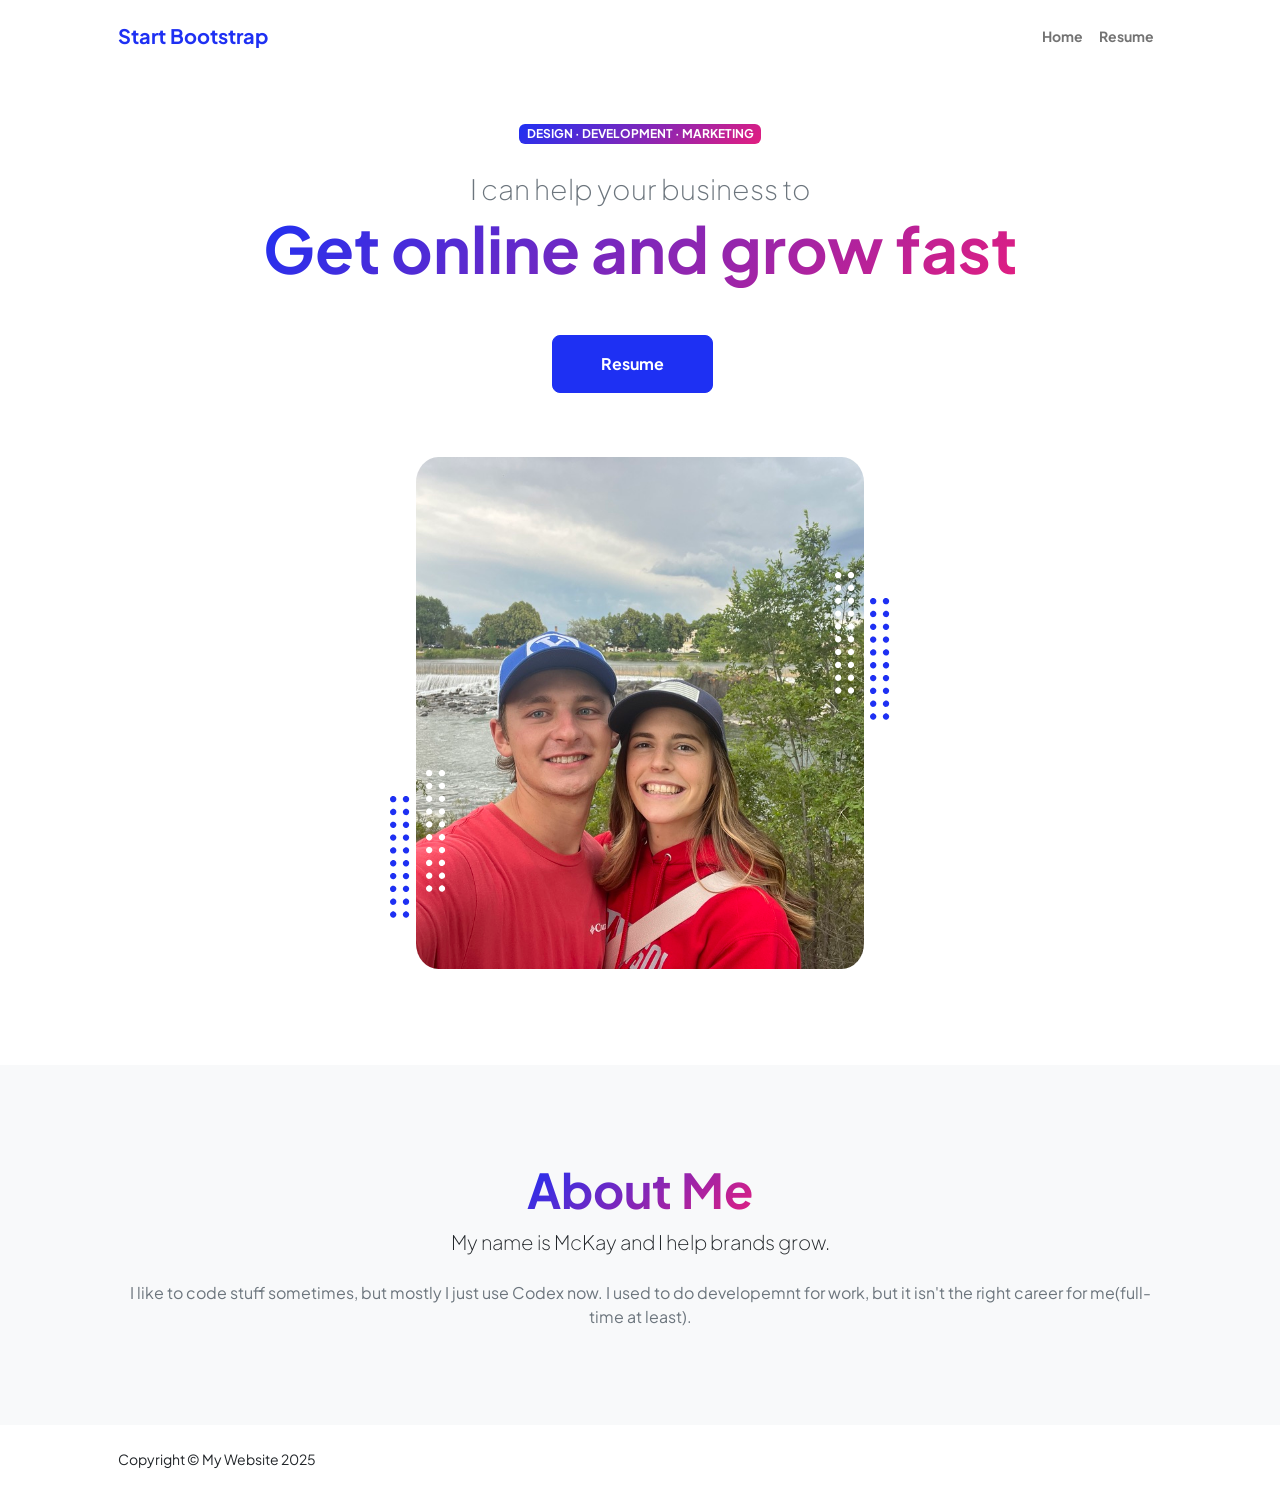
<file: index.html>
<!DOCTYPE html>
<html lang="en">
    <head>
        <meta charset="utf-8" />
        <meta name="viewport" content="width=device-width, initial-scale=1, shrink-to-fit=no" />
        <meta name="description" content="" />
        <meta name="author" content="" />
        <title>Personal - Start Bootstrap Theme</title>
        <!-- Favicon-->
        <link rel="icon" type="image/x-icon" href="assets/favicon.ico" />
        <!-- Custom Google font-->
        <link rel="preconnect" href="https://fonts.googleapis.com" />
        <link rel="preconnect" href="https://fonts.gstatic.com" crossorigin />
        <link href="https://fonts.googleapis.com/css2?family=Plus+Jakarta+Sans:wght@100;200;300;400;500;600;700;800;900&amp;display=swap" rel="stylesheet" />
        <!-- Bootstrap icons-->
        <link href="https://cdn.jsdelivr.net/npm/bootstrap-icons@1.8.1/font/bootstrap-icons.css" rel="stylesheet" />
        <!-- Core theme CSS (includes Bootstrap)-->
        <link href="css/styles.css" rel="stylesheet" />
        <link rel="stylesheet" href="css/customstyles.css" />
    </head>
    <body class="d-flex flex-column h-100">
        <main class="flex-shrink-0">
            <!-- Navigation-->
            <nav class="navbar navbar-expand-lg navbar-light bg-white py-3">
                <div class="container px-5">
                    <a class="navbar-brand" href="index.html"><span class="fw-bolder text-primary">Start Bootstrap</span></a>
                    <button class="navbar-toggler" type="button" data-bs-toggle="collapse" data-bs-target="#navbarSupportedContent" aria-controls="navbarSupportedContent" aria-expanded="false" aria-label="Toggle navigation"><span class="navbar-toggler-icon"></span></button>
                    <div class="collapse navbar-collapse" id="navbarSupportedContent">
                        <ul class="navbar-nav ms-auto mb-2 mb-lg-0 small fw-bolder">
                            <li class="nav-item"><a class="nav-link" href="index.html">Home</a></li>
                            <li class="nav-item"><a class="nav-link" href="resume.html">Resume</a></li>
                        </ul>
                    </div>
                </div>
            </nav>
            <!-- Header-->
            <header class="py-5">
                <div class="container px-5 pb-5">
                    <div class="row gx-5 align-items-center">
                        <div class="col-xxl-5">
                            <!-- Header text content-->
                            <div class="text-center text-xxl-start">
                                <div class="badge bg-gradient-primary-to-secondary text-white mb-4"><div class="text-uppercase">Design &middot; Development &middot; Marketing</div></div>
                                <div class="fs-3 fw-light text-muted">I can help your business to</div>
                                <h1 class="display-3 fw-bolder mb-5"><span class="text-gradient d-inline">Get online and grow fast</span></h1>
                                <div class="d-grid gap-3 d-sm-flex justify-content-sm-center justify-content-xxl-start mb-3">
                                    <a class="btn btn-primary btn-lg px-5 py-3 me-sm-3 fs-6 fw-bolder" href="resume.html">Resume</a>
                                </div>
                            </div>
                        </div>
                        <div class="col-xxl-7">
                            <!-- Header profile picture-->
                            <div class="d-flex justify-content-center mt-5 mt-xxl-0">
                                <div class="profile bg-gradient-primary-to-secondary">
                                    <!-- TIP: For best results, use a photo with a transparent background like the demo example below-->
                                    <!-- Watch a tutorial on how to do this on YouTube (link)-->
                                    <img class="profile-img" src="assets/me-us.jpeg" alt="..."/>
                                    <div class="dots-1">
                                        <!-- SVG Dots-->
                                        <svg version="1.1" xmlns="http://www.w3.org/2000/svg" xmlns:xlink="http://www.w3.org/1999/xlink" x="0px" y="0px" viewBox="0 0 191.6 1215.4" style="enable-background: new 0 0 191.6 1215.4" xml:space="preserve">
                                            <g transform="translate(0.000000,1280.000000) scale(0.100000,-0.100000)">
                                                <path d="M227.7,12788.6c-105-35-200-141-222-248c-43-206,163-412,369-369c155,32,275,190,260,339c-11,105-90,213-190,262        C383.7,12801.6,289.7,12808.6,227.7,12788.6z"></path>
                                                <path d="M1507.7,12788.6c-151-50-253-216-222-362c25-119,136-230,254-255c194-41,395,142,375,339c-11,105-90,213-190,262        C1663.7,12801.6,1569.7,12808.6,1507.7,12788.6z"></path>
                                                <path d="M227.7,11508.6c-105-35-200-141-222-248c-43-206,163-412,369-369c155,32,275,190,260,339c-11,105-90,213-190,262        C383.7,11521.6,289.7,11528.6,227.7,11508.6z"></path>
                                                <path d="M1507.7,11508.6c-151-50-253-216-222-362c25-119,136-230,254-255c194-41,395,142,375,339c-11,105-90,213-190,262        C1663.7,11521.6,1569.7,11528.6,1507.7,11508.6z"></path>
                                                <path d="M227.7,10228.6c-105-35-200-141-222-248c-43-206,163-412,369-369c155,32,275,190,260,339c-11,105-90,213-190,262        C383.7,10241.6,289.7,10248.6,227.7,10228.6z"></path>
                                                <path d="M1507.7,10228.6c-105-35-200-141-222-248c-43-206,163-412,369-369c155,32,275,190,260,339c-11,105-90,213-190,262        C1663.7,10241.6,1569.7,10248.6,1507.7,10228.6z"></path>
                                                <path d="M227.7,8948.6c-105-35-200-141-222-248c-43-206,163-412,369-369c155,32,275,190,260,339c-11,105-90,213-190,262        C383.7,8961.6,289.7,8968.6,227.7,8948.6z"></path>
                                                <path d="M1507.7,8948.6c-105-35-200-141-222-248c-43-206,163-412,369-369c155,32,275,190,260,339c-11,105-90,213-190,262        C1663.7,8961.6,1569.7,8968.6,1507.7,8948.6z"></path>
                                                <path d="M227.7,7668.6c-105-35-200-141-222-248c-43-206,163-412,369-369c155,32,275,190,260,339c-11,105-90,213-190,262        C383.7,7681.6,289.7,7688.6,227.7,7668.6z"></path>
                                                <path d="M1507.7,7668.6c-105-35-200-141-222-248c-43-206,163-412,369-369c155,32,275,190,260,339c-11,105-90,213-190,262        C1663.7,7681.6,1569.7,7688.6,1507.7,7668.6z"></path>
                                                <path d="M227.7,6388.6c-105-35-200-141-222-248c-43-206,163-412,369-369c155,32,275,190,260,339c-11,105-90,213-190,262        C383.7,6401.6,289.7,6408.6,227.7,6388.6z"></path>
                                                <path d="M1507.7,6388.6c-105-35-200-141-222-248c-43-206,163-412,369-369c155,32,275,190,260,339c-11,105-90,213-190,262        C1663.7,6401.6,1569.7,6408.6,1507.7,6388.6z"></path>
                                                <path d="M227.7,5108.6c-105-35-200-141-222-248c-43-206,163-412,369-369c155,32,275,190,260,339c-11,105-90,213-190,262        C383.7,5121.6,289.7,5128.6,227.7,5108.6z"></path>
                                                <path d="M1507.7,5108.6c-105-35-200-141-222-248c-43-206,163-412,369-369c155,32,275,190,260,339c-11,105-90,213-190,262        C1663.7,5121.6,1569.7,5128.6,1507.7,5108.6z"></path>
                                                <path d="M227.7,3828.6c-105-35-200-141-222-248c-43-206,163-412,369-369c155,32,275,190,260,339c-11,105-90,213-190,262        C383.7,3841.6,289.7,3848.6,227.7,3828.6z"></path>
                                                <path d="M1507.7,3828.6c-105-35-200-141-222-248c-43-206,163-412,369-369c155,32,275,190,260,339c-11,105-90,213-190,262        C1663.7,3841.6,1569.7,3848.6,1507.7,3828.6z"></path>
                                                <path d="M227.7,2548.6c-105-35-200-141-222-248c-43-206,163-412,369-369c155,32,275,190,260,339c-11,105-90,213-190,262        C383.7,2561.6,289.7,2568.6,227.7,2548.6z"></path>
                                                <path d="M1507.7,2548.6c-105-35-200-141-222-248c-43-206,163-412,369-369c155,32,275,190,260,339c-11,105-90,213-190,262        C1663.7,2561.6,1569.7,2568.6,1507.7,2548.6z"></path>
                                                <path d="M227.7,1268.6c-105-35-200-141-222-248c-43-206,163-412,369-369c155,32,275,190,260,339c-11,105-90,213-190,262        C383.7,1281.6,289.7,1288.6,227.7,1268.6z"></path>
                                                <path d="M1507.7,1268.6c-105-35-200-141-222-248c-43-206,163-412,369-369c155,32,275,190,260,339c-11,105-90,213-190,262        C1663.7,1281.6,1569.7,1288.6,1507.7,1268.6z"></path>
                                            </g>
                                        </svg>
                                        <!-- END of SVG dots-->
                                    </div>
                                    <div class="dots-2">
                                        <!-- SVG Dots-->
                                        <svg version="1.1" xmlns="http://www.w3.org/2000/svg" xmlns:xlink="http://www.w3.org/1999/xlink" x="0px" y="0px" viewBox="0 0 191.6 1215.4" style="enable-background: new 0 0 191.6 1215.4" xml:space="preserve">
                                            <g transform="translate(0.000000,1280.000000) scale(0.100000,-0.100000)">
                                                <path d="M227.7,12788.6c-105-35-200-141-222-248c-43-206,163-412,369-369c155,32,275,190,260,339c-11,105-90,213-190,262        C383.7,12801.6,289.7,12808.6,227.7,12788.6z"></path>
                                                <path d="M1507.7,12788.6c-151-50-253-216-222-362c25-119,136-230,254-255c194-41,395,142,375,339c-11,105-90,213-190,262        C1663.7,12801.6,1569.7,12808.6,1507.7,12788.6z"></path>
                                                <path d="M227.7,11508.6c-105-35-200-141-222-248c-43-206,163-412,369-369c155,32,275,190,260,339c-11,105-90,213-190,262        C383.7,11521.6,289.7,11528.6,227.7,11508.6z"></path>
                                                <path d="M1507.7,11508.6c-151-50-253-216-222-362c25-119,136-230,254-255c194-41,395,142,375,339c-11,105-90,213-190,262        C1663.7,11521.6,1569.7,11528.6,1507.7,11508.6z"></path>
                                                <path d="M227.7,10228.6c-105-35-200-141-222-248c-43-206,163-412,369-369c155,32,275,190,260,339c-11,105-90,213-190,262        C383.7,10241.6,289.7,10248.6,227.7,10228.6z"></path>
                                                <path d="M1507.7,10228.6c-105-35-200-141-222-248c-43-206,163-412,369-369c155,32,275,190,260,339c-11,105-90,213-190,262        C1663.7,10241.6,1569.7,10248.6,1507.7,10228.6z"></path>
                                                <path d="M227.7,8948.6c-105-35-200-141-222-248c-43-206,163-412,369-369c155,32,275,190,260,339c-11,105-90,213-190,262        C383.7,8961.6,289.7,8968.6,227.7,8948.6z"></path>
                                                <path d="M1507.7,8948.6c-105-35-200-141-222-248c-43-206,163-412,369-369c155,32,275,190,260,339c-11,105-90,213-190,262        C1663.7,8961.6,1569.7,8968.6,1507.7,8948.6z"></path>
                                                <path d="M227.7,7668.6c-105-35-200-141-222-248c-43-206,163-412,369-369c155,32,275,190,260,339c-11,105-90,213-190,262        C383.7,7681.6,289.7,7688.6,227.7,7668.6z"></path>
                                                <path d="M1507.7,7668.6c-105-35-200-141-222-248c-43-206,163-412,369-369c155,32,275,190,260,339c-11,105-90,213-190,262        C1663.7,7681.6,1569.7,7688.6,1507.7,7668.6z"></path>
                                                <path d="M227.7,6388.6c-105-35-200-141-222-248c-43-206,163-412,369-369c155,32,275,190,260,339c-11,105-90,213-190,262        C383.7,6401.6,289.7,6408.6,227.7,6388.6z"></path>
                                                <path d="M1507.7,6388.6c-105-35-200-141-222-248c-43-206,163-412,369-369c155,32,275,190,260,339c-11,105-90,213-190,262        C1663.7,6401.6,1569.7,6408.6,1507.7,6388.6z"></path>
                                                <path d="M227.7,5108.6c-105-35-200-141-222-248c-43-206,163-412,369-369c155,32,275,190,260,339c-11,105-90,213-190,262        C383.7,5121.6,289.7,5128.6,227.7,5108.6z"></path>
                                                <path d="M1507.7,5108.6c-105-35-200-141-222-248c-43-206,163-412,369-369c155,32,275,190,260,339c-11,105-90,213-190,262        C1663.7,5121.6,1569.7,5128.6,1507.7,5108.6z"></path>
                                                <path d="M227.7,3828.6c-105-35-200-141-222-248c-43-206,163-412,369-369c155,32,275,190,260,339c-11,105-90,213-190,262        C383.7,3841.6,289.7,3848.6,227.7,3828.6z"></path>
                                                <path d="M1507.7,3828.6c-105-35-200-141-222-248c-43-206,163-412,369-369c155,32,275,190,260,339c-11,105-90,213-190,262        C1663.7,3841.6,1569.7,3848.6,1507.7,3828.6z"></path>
                                                <path d="M227.7,2548.6c-105-35-200-141-222-248c-43-206,163-412,369-369c155,32,275,190,260,339c-11,105-90,213-190,262        C383.7,2561.6,289.7,2568.6,227.7,2548.6z"></path>
                                                <path d="M1507.7,2548.6c-105-35-200-141-222-248c-43-206,163-412,369-369c155,32,275,190,260,339c-11,105-90,213-190,262        C1663.7,2561.6,1569.7,2568.6,1507.7,2548.6z"></path>
                                                <path d="M227.7,1268.6c-105-35-200-141-222-248c-43-206,163-412,369-369c155,32,275,190,260,339c-11,105-90,213-190,262        C383.7,1281.6,289.7,1288.6,227.7,1268.6z"></path>
                                                <path d="M1507.7,1268.6c-105-35-200-141-222-248c-43-206,163-412,369-369c155,32,275,190,260,339c-11,105-90,213-190,262        C1663.7,1281.6,1569.7,1288.6,1507.7,1268.6z"></path>
                                            </g>
                                        </svg>
                                        <!-- END of SVG dots-->
                                    </div>
                                    <div class="dots-3">
                                        <!-- SVG Dots-->
                                        <svg version="1.1" xmlns="http://www.w3.org/2000/svg" xmlns:xlink="http://www.w3.org/1999/xlink" x="0px" y="0px" viewBox="0 0 191.6 1215.4" style="enable-background: new 0 0 191.6 1215.4" xml:space="preserve">
                                            <g transform="translate(0.000000,1280.000000) scale(0.100000,-0.100000)">
                                                <path d="M227.7,12788.6c-105-35-200-141-222-248c-43-206,163-412,369-369c155,32,275,190,260,339c-11,105-90,213-190,262        C383.7,12801.6,289.7,12808.6,227.7,12788.6z"></path>
                                                <path d="M1507.7,12788.6c-151-50-253-216-222-362c25-119,136-230,254-255c194-41,395,142,375,339c-11,105-90,213-190,262        C1663.7,12801.6,1569.7,12808.6,1507.7,12788.6z"></path>
                                                <path d="M227.7,11508.6c-105-35-200-141-222-248c-43-206,163-412,369-369c155,32,275,190,260,339c-11,105-90,213-190,262        C383.7,11521.6,289.7,11528.6,227.7,11508.6z"></path>
                                                <path d="M1507.7,11508.6c-151-50-253-216-222-362c25-119,136-230,254-255c194-41,395,142,375,339c-11,105-90,213-190,262        C1663.7,11521.6,1569.7,11528.6,1507.7,11508.6z"></path>
                                                <path d="M227.7,10228.6c-105-35-200-141-222-248c-43-206,163-412,369-369c155,32,275,190,260,339c-11,105-90,213-190,262        C383.7,10241.6,289.7,10248.6,227.7,10228.6z"></path>
                                                <path d="M1507.7,10228.6c-105-35-200-141-222-248c-43-206,163-412,369-369c155,32,275,190,260,339c-11,105-90,213-190,262        C1663.7,10241.6,1569.7,10248.6,1507.7,10228.6z"></path>
                                                <path d="M227.7,8948.6c-105-35-200-141-222-248c-43-206,163-412,369-369c155,32,275,190,260,339c-11,105-90,213-190,262        C383.7,8961.6,289.7,8968.6,227.7,8948.6z"></path>
                                                <path d="M1507.7,8948.6c-105-35-200-141-222-248c-43-206,163-412,369-369c155,32,275,190,260,339c-11,105-90,213-190,262        C1663.7,8961.6,1569.7,8968.6,1507.7,8948.6z"></path>
                                                <path d="M227.7,7668.6c-105-35-200-141-222-248c-43-206,163-412,369-369c155,32,275,190,260,339c-11,105-90,213-190,262        C383.7,7681.6,289.7,7688.6,227.7,7668.6z"></path>
                                                <path d="M1507.7,7668.6c-105-35-200-141-222-248c-43-206,163-412,369-369c155,32,275,190,260,339c-11,105-90,213-190,262        C1663.7,7681.6,1569.7,7688.6,1507.7,7668.6z"></path>
                                                <path d="M227.7,6388.6c-105-35-200-141-222-248c-43-206,163-412,369-369c155,32,275,190,260,339c-11,105-90,213-190,262        C383.7,6401.6,289.7,6408.6,227.7,6388.6z"></path>
                                                <path d="M1507.7,6388.6c-105-35-200-141-222-248c-43-206,163-412,369-369c155,32,275,190,260,339c-11,105-90,213-190,262        C1663.7,6401.6,1569.7,6408.6,1507.7,6388.6z"></path>
                                                <path d="M227.7,5108.6c-105-35-200-141-222-248c-43-206,163-412,369-369c155,32,275,190,260,339c-11,105-90,213-190,262        C383.7,5121.6,289.7,5128.6,227.7,5108.6z"></path>
                                                <path d="M1507.7,5108.6c-105-35-200-141-222-248c-43-206,163-412,369-369c155,32,275,190,260,339c-11,105-90,213-190,262        C1663.7,5121.6,1569.7,5128.6,1507.7,5108.6z"></path>
                                                <path d="M227.7,3828.6c-105-35-200-141-222-248c-43-206,163-412,369-369c155,32,275,190,260,339c-11,105-90,213-190,262        C383.7,3841.6,289.7,3848.6,227.7,3828.6z"></path>
                                                <path d="M1507.7,3828.6c-105-35-200-141-222-248c-43-206,163-412,369-369c155,32,275,190,260,339c-11,105-90,213-190,262        C1663.7,3841.6,1569.7,3848.6,1507.7,3828.6z"></path>
                                                <path d="M227.7,2548.6c-105-35-200-141-222-248c-43-206,163-412,369-369c155,32,275,190,260,339c-11,105-90,213-190,262        C383.7,2561.6,289.7,2568.6,227.7,2548.6z"></path>
                                                <path d="M1507.7,2548.6c-105-35-200-141-222-248c-43-206,163-412,369-369c155,32,275,190,260,339c-11,105-90,213-190,262        C1663.7,2561.6,1569.7,2568.6,1507.7,2548.6z"></path>
                                                <path d="M227.7,1268.6c-105-35-200-141-222-248c-43-206,163-412,369-369c155,32,275,190,260,339c-11,105-90,213-190,262        C383.7,1281.6,289.7,1288.6,227.7,1268.6z"></path>
                                                <path d="M1507.7,1268.6c-105-35-200-141-222-248c-43-206,163-412,369-369c155,32,275,190,260,339c-11,105-90,213-190,262        C1663.7,1281.6,1569.7,1288.6,1507.7,1268.6z"></path>
                                            </g>
                                        </svg>
                                        <!-- END of SVG dots-->
                                    </div>
                                    <div class="dots-4">
                                        <!-- SVG Dots-->
                                        <svg version="1.1" xmlns="http://www.w3.org/2000/svg" xmlns:xlink="http://www.w3.org/1999/xlink" x="0px" y="0px" viewBox="0 0 191.6 1215.4" style="enable-background: new 0 0 191.6 1215.4" xml:space="preserve">
                                            <g transform="translate(0.000000,1280.000000) scale(0.100000,-0.100000)">
                                                <path d="M227.7,12788.6c-105-35-200-141-222-248c-43-206,163-412,369-369c155,32,275,190,260,339c-11,105-90,213-190,262        C383.7,12801.6,289.7,12808.6,227.7,12788.6z"></path>
                                                <path d="M1507.7,12788.6c-151-50-253-216-222-362c25-119,136-230,254-255c194-41,395,142,375,339c-11,105-90,213-190,262        C1663.7,12801.6,1569.7,12808.6,1507.7,12788.6z"></path>
                                                <path d="M227.7,11508.6c-105-35-200-141-222-248c-43-206,163-412,369-369c155,32,275,190,260,339c-11,105-90,213-190,262        C383.7,11521.6,289.7,11528.6,227.7,11508.6z"></path>
                                                <path d="M1507.7,11508.6c-151-50-253-216-222-362c25-119,136-230,254-255c194-41,395,142,375,339c-11,105-90,213-190,262        C1663.7,11521.6,1569.7,11528.6,1507.7,11508.6z"></path>
                                                <path d="M227.7,10228.6c-105-35-200-141-222-248c-43-206,163-412,369-369c155,32,275,190,260,339c-11,105-90,213-190,262        C383.7,10241.6,289.7,10248.6,227.7,10228.6z"></path>
                                                <path d="M1507.7,10228.6c-105-35-200-141-222-248c-43-206,163-412,369-369c155,32,275,190,260,339c-11,105-90,213-190,262        C1663.7,10241.6,1569.7,10248.6,1507.7,10228.6z"></path>
                                                <path d="M227.7,8948.6c-105-35-200-141-222-248c-43-206,163-412,369-369c155,32,275,190,260,339c-11,105-90,213-190,262        C383.7,8961.6,289.7,8968.6,227.7,8948.6z"></path>
                                                <path d="M1507.7,8948.6c-105-35-200-141-222-248c-43-206,163-412,369-369c155,32,275,190,260,339c-11,105-90,213-190,262        C1663.7,8961.6,1569.7,8968.6,1507.7,8948.6z"></path>
                                                <path d="M227.7,7668.6c-105-35-200-141-222-248c-43-206,163-412,369-369c155,32,275,190,260,339c-11,105-90,213-190,262        C383.7,7681.6,289.7,7688.6,227.7,7668.6z"></path>
                                                <path d="M1507.7,7668.6c-105-35-200-141-222-248c-43-206,163-412,369-369c155,32,275,190,260,339c-11,105-90,213-190,262        C1663.7,7681.6,1569.7,7688.6,1507.7,7668.6z"></path>
                                                <path d="M227.7,6388.6c-105-35-200-141-222-248c-43-206,163-412,369-369c155,32,275,190,260,339c-11,105-90,213-190,262        C383.7,6401.6,289.7,6408.6,227.7,6388.6z"></path>
                                                <path d="M1507.7,6388.6c-105-35-200-141-222-248c-43-206,163-412,369-369c155,32,275,190,260,339c-11,105-90,213-190,262        C1663.7,6401.6,1569.7,6408.6,1507.7,6388.6z"></path>
                                                <path d="M227.7,5108.6c-105-35-200-141-222-248c-43-206,163-412,369-369c155,32,275,190,260,339c-11,105-90,213-190,262        C383.7,5121.6,289.7,5128.6,227.7,5108.6z"></path>
                                                <path d="M1507.7,5108.6c-105-35-200-141-222-248c-43-206,163-412,369-369c155,32,275,190,260,339c-11,105-90,213-190,262        C1663.7,5121.6,1569.7,5128.6,1507.7,5108.6z"></path>
                                                <path d="M227.7,3828.6c-105-35-200-141-222-248c-43-206,163-412,369-369c155,32,275,190,260,339c-11,105-90,213-190,262        C383.7,3841.6,289.7,3848.6,227.7,3828.6z"></path>
                                                <path d="M1507.7,3828.6c-105-35-200-141-222-248c-43-206,163-412,369-369c155,32,275,190,260,339c-11,105-90,213-190,262        C1663.7,3841.6,1569.7,3848.6,1507.7,3828.6z"></path>
                                                <path d="M227.7,2548.6c-105-35-200-141-222-248c-43-206,163-412,369-369c155,32,275,190,260,339c-11,105-90,213-190,262        C383.7,2561.6,289.7,2568.6,227.7,2548.6z"></path>
                                                <path d="M1507.7,2548.6c-105-35-200-141-222-248c-43-206,163-412,369-369c155,32,275,190,260,339c-11,105-90,213-190,262        C1663.7,2561.6,1569.7,2568.6,1507.7,2548.6z"></path>
                                                <path d="M227.7,1268.6c-105-35-200-141-222-248c-43-206,163-412,369-369c155,32,275,190,260,339c-11,105-90,213-190,262        C383.7,1281.6,289.7,1288.6,227.7,1268.6z"></path>
                                                <path d="M1507.7,1268.6c-105-35-200-141-222-248c-43-206,163-412,369-369c155,32,275,190,260,339c-11,105-90,213-190,262        C1663.7,1281.6,1569.7,1288.6,1507.7,1268.6z"></path>
                                            </g>
                                        </svg>
                                        <!-- END of SVG dots-->
                                    </div>
                                </div>
                            </div>
                        </div>
                    </div>
                </div>
            </header>
            <!-- About Section-->
            <section class="bg-light py-5">
                <div class="container px-5">
                    <div class="row gx-5 justify-content-center">
                        <div class="col-xxl-8">
                            <div class="text-center my-5">
                                <h2 class="display-5 fw-bolder"><span class="text-gradient d-inline">About Me</span></h2>
                                <p class="lead fw-light mb-4">My name is McKay and I help brands grow.</p>
                                <p class="text-muted">I like to code stuff sometimes, but mostly I just use Codex now. I used to do developemnt for work, but it isn't the right career for me(full-time at least).</p>
                            </div>
                        </div>
                    </div>
                </div>
            </section>
        </main>
        <!-- Footer-->
        <footer class="bg-white py-4 mt-auto">
            <div class="container px-5">
                <div class="row align-items-center justify-content-between flex-column flex-sm-row">
                    <div class="col-auto"><div class="small m-0">Copyright &copy; My Website 2025</div></div>
                </div>
            </div>
        </footer>
        <!-- Bootstrap core JS-->
        <script src="https://cdn.jsdelivr.net/npm/bootstrap@5.2.3/dist/js/bootstrap.bundle.min.js"></script>
        <!-- Core theme JS-->
        <script src="js/scripts.js"></script>
    </body>
</html>
</file>
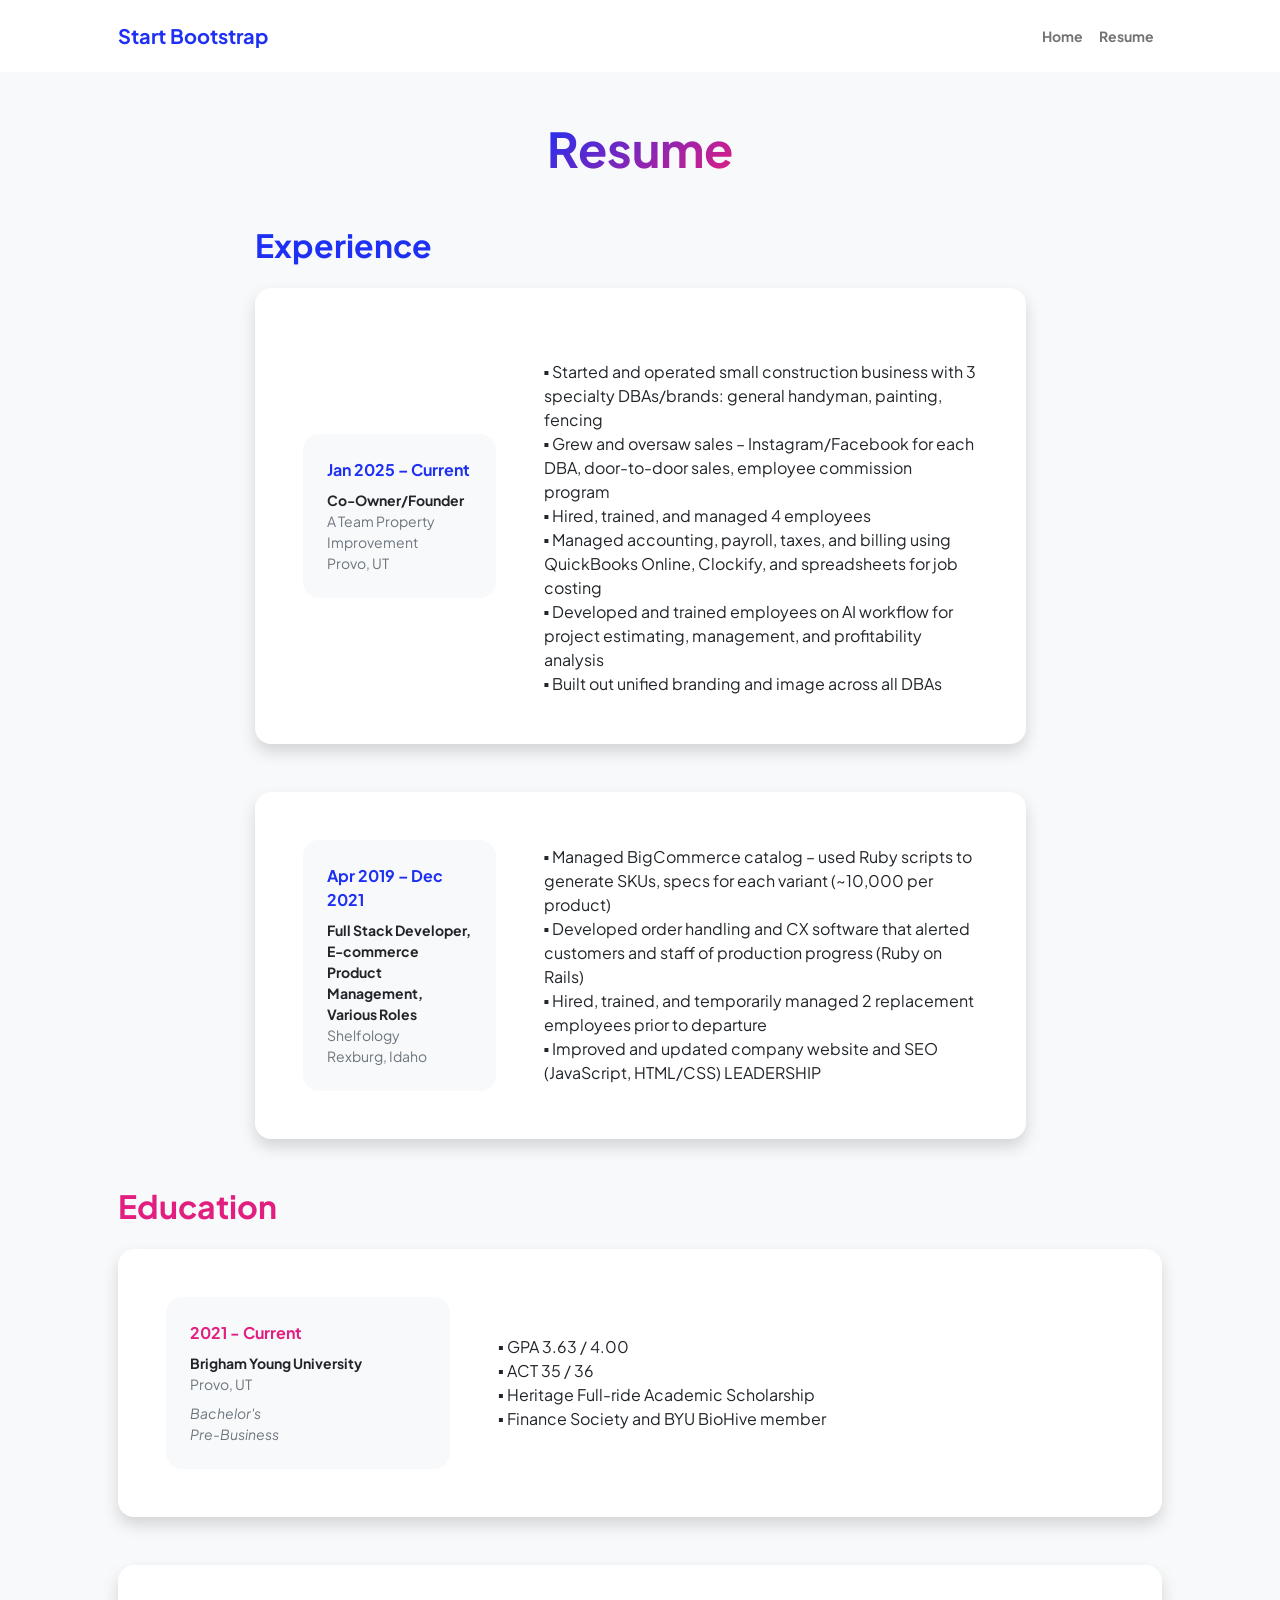
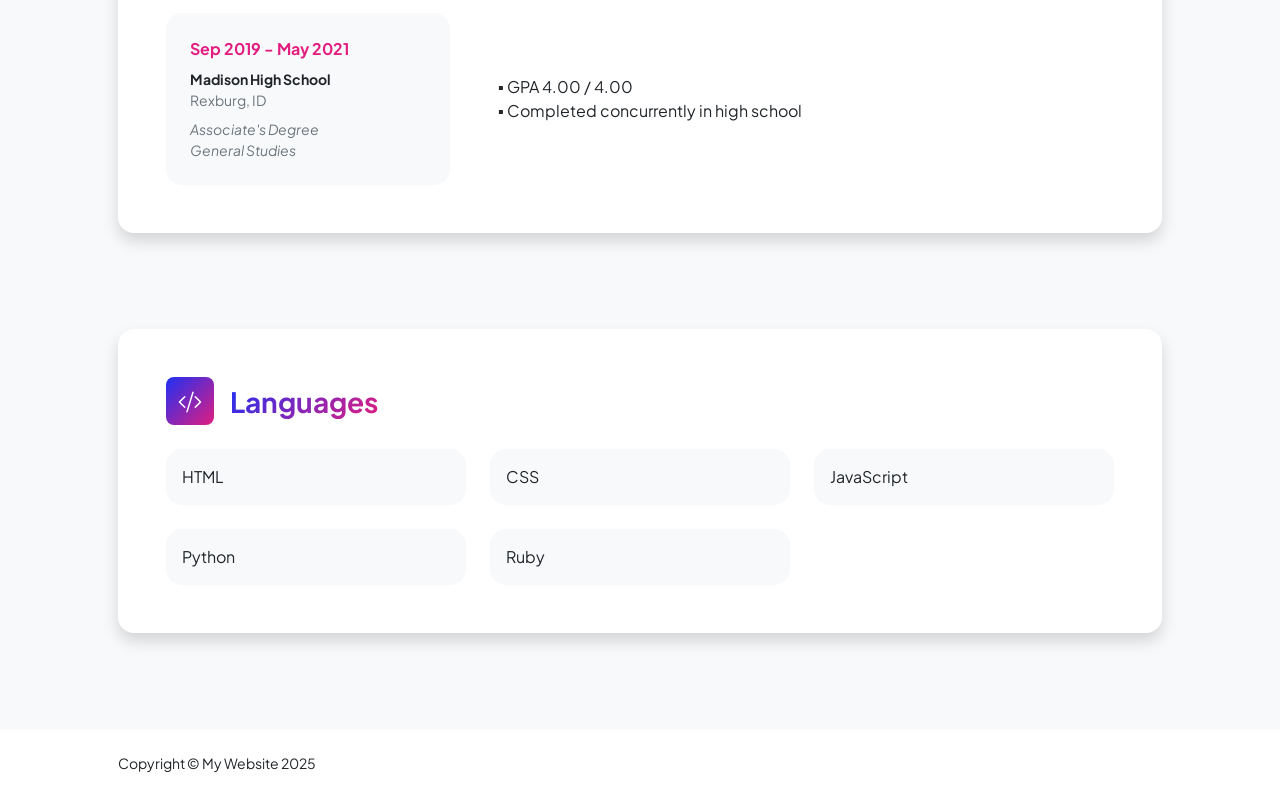
<file: resume.html>
<!DOCTYPE html>
<html lang="en">

<head>
    <meta charset="utf-8" />
    <meta name="viewport" content="width=device-width, initial-scale=1, shrink-to-fit=no" />
    <meta name="description" content="" />
    <meta name="author" content="" />
    <title>Personal - Start Bootstrap Template</title>
    <!-- Favicon-->
    <link rel="icon" type="image/x-icon" href="assets/favicon.ico" />
    <!-- Custom Google font-->
    <link rel="preconnect" href="https://fonts.googleapis.com" />
    <link rel="preconnect" href="https://fonts.gstatic.com" crossorigin />
    <link
        href="https://fonts.googleapis.com/css2?family=Plus+Jakarta+Sans:wght@100;200;300;400;500;600;700;800;900&amp;display=swap"
        rel="stylesheet" />
    <!-- Bootstrap icons-->
    <link href="https://cdn.jsdelivr.net/npm/bootstrap-icons@1.8.1/font/bootstrap-icons.css" rel="stylesheet" />
    <!-- Core theme CSS (includes Bootstrap)-->
    <link href="css/styles.css" rel="stylesheet" />
    <link rel="stylesheet" href="css/customstyles.css" />

</head>

<body class="d-flex flex-column h-100 bg-light">
    <main class="flex-shrink-0">
        <!-- Navigation-->
        <nav class="navbar navbar-expand-lg navbar-light bg-white py-3">
            <div class="container px-5">
                <a class="navbar-brand" href="index.html"><span class="fw-bolder text-primary">Start
                        Bootstrap</span></a>
                <button class="navbar-toggler" type="button" data-bs-toggle="collapse"
                    data-bs-target="#navbarSupportedContent" aria-controls="navbarSupportedContent"
                    aria-expanded="false" aria-label="Toggle navigation"><span
                        class="navbar-toggler-icon"></span></button>
                <div class="collapse navbar-collapse" id="navbarSupportedContent">
                    <ul class="navbar-nav ms-auto mb-2 mb-lg-0 small fw-bolder">
                        <li class="nav-item"><a class="nav-link" href="index.html">Home</a></li>
                        <li class="nav-item"><a class="nav-link" href="resume.html">Resume</a></li>
                    </ul>
                </div>
            </div>
        </nav>
        <!-- Page Content-->
        <div class="container px-5 my-5">
            <div class="text-center mb-5">
                <h1 class="display-5 fw-bolder mb-0"><span class="text-gradient d-inline">Resume</span></h1>
            </div>
            <div class="row gx-5 justify-content-center">
                <div class="col-lg-11 col-xl-9 col-xxl-8">
                    <!-- Experience Section-->
                    <section>
                        <div class="d-flex align-items-center justify-content-between mb-4">
                            <h2 class="text-primary fw-bolder mb-0">Experience</h2>
                        </div>
                        <!-- Experience Card 1-->
                        <div class="card shadow border-0 rounded-4 mb-5">
                            <div class="card-body p-5">
                                <div class="row align-items-center gx-5">
                                    <div class="col text-center text-lg-start mb-4 mb-lg-0">
                                        <div class="bg-light p-4 rounded-4">
                                            <div class="text-primary fw-bolder mb-2">Jan 2025 – Current</div>
                                            <div class="small fw-bolder">Co-Owner/Founder</div>
                                            <div class="small text-muted">A Team Property Improvement</div>
                                            <div class="small text-muted">Provo, UT</div>
                                        </div>
                                    </div>
                                    <div class="col-lg-8">
                                        <div>
                                            <br>
                                            ▪ Started and operated small construction business with 3 specialty
                                            DBAs/brands: general handyman, painting, fencing
                                            <br>
                                            ▪ Grew and oversaw sales – Instagram/Facebook for each DBA, door-to-door
                                            sales, employee commission program
                                            <br>
                                            ▪ Hired, trained, and managed 4 employees
                                            <br>
                                            ▪ Managed accounting, payroll, taxes, and billing using QuickBooks Online,
                                            Clockify, and spreadsheets for job costing
                                            <br>
                                            ▪ Developed and trained employees on AI workflow for project estimating,
                                            management, and profitability analysis
                                            <br>
                                            ▪ Built out unified branding and image across all DBAs
                                        </div>
                                    </div>
                                </div>
                            </div>
                        </div>
                        <!-- Experience Card 2-->
                        <div class="card shadow border-0 rounded-4 mb-5">
                            <div class="card-body p-5">
                                <div class="row align-items-center gx-5">
                                    <div class="col text-center text-lg-start mb-4 mb-lg-0">
                                        <div class="bg-light p-4 rounded-4">
                                            <div class="text-primary fw-bolder mb-2">Apr 2019 – Dec 2021</div>
                                            <div class="small fw-bolder">Full Stack Developer, E-commerce Product
                                                Management, Various Roles</div>
                                            <div class="small text-muted">Shelfology</div>
                                            <div class="small text-muted">Rexburg, Idaho</div>
                                        </div>
                                    </div>
                                    <div class="col-lg-8">
                                        ▪
                                        Managed BigCommerce catalog – used Ruby scripts to generate SKUs, specs for each
                                        variant (~10,000 per product)
                                        <br>
                                        ▪
                                        Developed order handling and CX software that alerted customers and staff of
                                        production progress (Ruby on Rails)
                                        <br>
                                        ▪
                                        Hired, trained, and temporarily managed 2 replacement employees prior to
                                        departure
                                        <br>
                                        ▪
                                        Improved and updated company website and SEO (JavaScript, HTML/CSS)
                                        LEADERSHIP
                                    </div>
                                </div>
                            </div>
                        </div>
                </div>
                </section>
                <!-- Education Section-->
                <section>
                    <h2 class="text-secondary fw-bolder mb-4">Education</h2>
                    <!-- Education Card 1-->
                    <div class="card shadow border-0 rounded-4 mb-5">
                        <div class="card-body p-5">
                            <div class="row align-items-center gx-5">
                                <div class="col text-center text-lg-start mb-4 mb-lg-0">
                                    <div class="bg-light p-4 rounded-4">
                                        <div class="text-secondary fw-bolder mb-2">2021 - Current</div>
                                        <div class="mb-2">
                                            <div class="small fw-bolder">Brigham Young University</div>
                                            <div class="small text-muted">Provo, UT</div>
                                        </div>
                                        <div class="fst-italic">
                                            <div class="small text-muted">Bachelor's</div>
                                            <div class="small text-muted">Pre-Business</div>
                                        </div>
                                    </div>
                                </div>
                                <div class="col-lg-8">
                                    <div>
                                        ▪
                                        GPA 3.63 / 4.00
                                        <br>
                                        ▪
                                        ACT 35 / 36
                                        <br>
                                        ▪
                                        Heritage Full-ride Academic Scholarship
                                        <br>
                                        ▪
                                        Finance Society and BYU BioHive member
                                    </div>
                                </div>
                            </div>
                        </div>
                    </div>
                    <!-- Education Card 2-->
                    <div class="card shadow border-0 rounded-4 mb-5">
                        <div class="card-body p-5">
                            <div class="row align-items-center gx-5">
                                <div class="col text-center text-lg-start mb-4 mb-lg-0">
                                    <div class="bg-light p-4 rounded-4">
                                        <div class="text-secondary fw-bolder mb-2">Sep 2019 - May 2021</div>
                                        <div class="mb-2">
                                            <div class="small fw-bolder">Madison High School</div>
                                            <div class="small text-muted">Rexburg, ID</div>
                                        </div>
                                        <div class="fst-italic">
                                            <div class="small text-muted">Associate's Degree</div>
                                            <div class="small text-muted">General Studies</div>
                                        </div>
                                    </div>
                                </div>
                                <div class="col-lg-8">
                                    <div>                                        ▪
                                        GPA 4.00 / 4.00
                                        <br>
                                        ▪
                                        Completed concurrently in high school
                                    </div>
                                </div>
                            </div>
                        </div>
                    </div>
                </section>
                <!-- Divider-->
                <div class="pb-5"></div>
                <!-- Skills Section-->
                <section>
                    <!-- Skillset Card-->
                    <div class="card shadow border-0 rounded-4 mb-5">
                        <div class="card-body p-5">
                            <!-- Professional skills list-->
                            <!-- Languages list-->
                            <div class="mb-0">
                                <div class="d-flex align-items-center mb-4">
                                    <div
                                        class="feature bg-primary bg-gradient-primary-to-secondary text-white rounded-3 me-3">
                                        <i class="bi bi-code-slash"></i>
                                    </div>
                                    <h3 class="fw-bolder mb-0"><span class="text-gradient d-inline">Languages</span>
                                    </h3>
                                </div>
                                <div class="row row-cols-1 row-cols-md-3 mb-4">
                                    <div class="col mb-4 mb-md-0">
                                        <div class="d-flex align-items-center bg-light rounded-4 p-3 h-100">HTML
                                        </div>
                                    </div>
                                    <div class="col mb-4 mb-md-0">
                                        <div class="d-flex align-items-center bg-light rounded-4 p-3 h-100">CSS
                                        </div>
                                    </div>
                                    <div class="col">
                                        <div class="d-flex align-items-center bg-light rounded-4 p-3 h-100">
                                            JavaScript</div>
                                    </div>
                                </div>
                                <div class="row row-cols-1 row-cols-md-3">
                                    <div class="col mb-4 mb-md-0">
                                        <div class="d-flex align-items-center bg-light rounded-4 p-3 h-100">Python
                                        </div>
                                    </div>
                                    <div class="col mb-4 mb-md-0">
                                        <div class="d-flex align-items-center bg-light rounded-4 p-3 h-100">Ruby
                                        </div>
                                    </div>
                                </div>
                            </div>
                        </div>
                    </div>
                </section>
            </div>
        </div>
        </div>
    </main>
    <!-- Footer-->
    <footer class="bg-white py-4 mt-auto">
            <div class="container px-5">
                <div class="row align-items-center justify-content-between flex-column flex-sm-row">
                    <div class="col-auto"><div class="small m-0">Copyright &copy; My Website 2025</div></div>
                </div>
            </div>
        </footer>
    <!-- Bootstrap core JS-->
    <script src="https://cdn.jsdelivr.net/npm/bootstrap@5.2.3/dist/js/bootstrap.bundle.min.js"></script>
    <!-- Core theme JS-->
    <script src="js/scripts.js"></script>
</body>

</html>
</file>
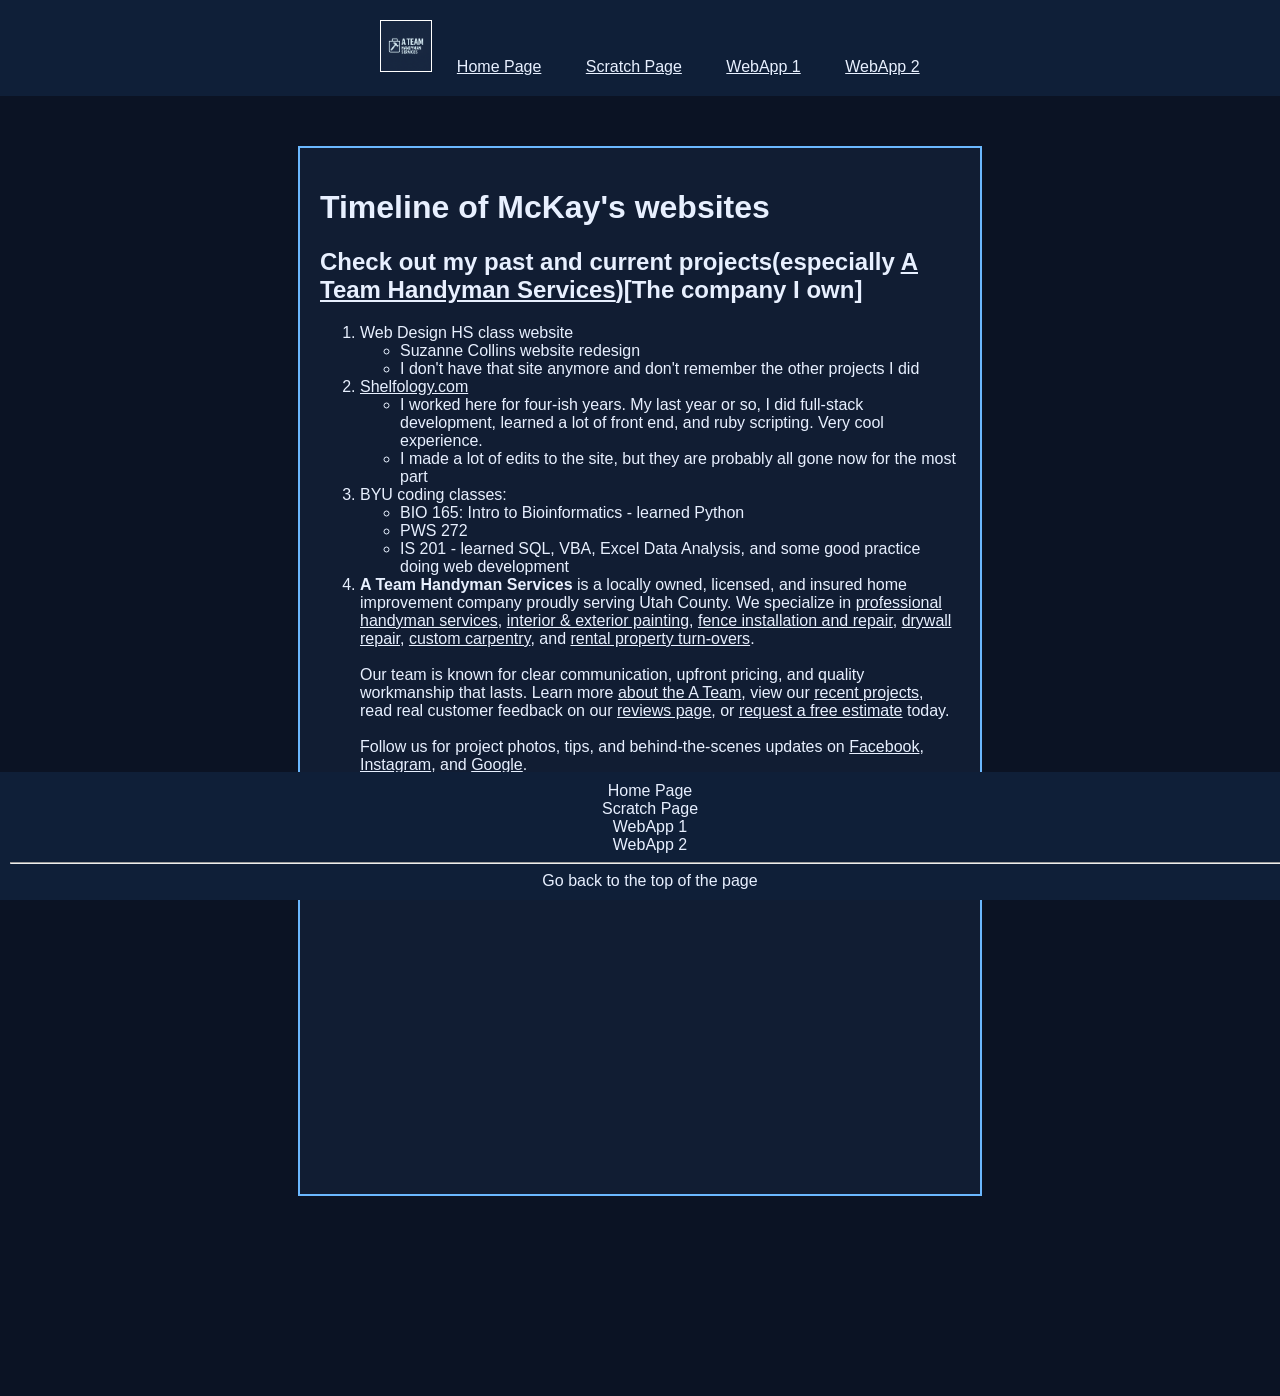
<file: scratch.html>
<!DOCTYPE html>
<html lang="en">

<head>
    <meta charset="UTF-8">
    <meta name="viewport" content="width=device-width, initial-scale=1.0">
    <title>McKay's other Websites</title>
    <link rel="stylesheet" href="css/scratch.css">
</head>

<body>
    <div class="nav-bar">
        <img src="assets/A Team Handyman Services logo.png" alt="a team logo" style ="height:50px; width: auto; border: 1px white solid;">
        <a href="index.html">Home Page</a>
        <a href="scratch.html">Scratch Page</a>
        <a href="webapp.html">WebApp 1</a>
        <a href="webapp2.html">WebApp 2</a>
    </div>

    <div class="main-container" id="top">
        <h1>Timeline of McKay's websites</h1>
        <h2>Check out my past and current projects(especially <a href="https://a-team-handyman-services.com/">A Team Handyman Services</a>)[The company I own]</a></h2>
        <ol>
            <li>Web Design HS class website
                <ul>
                    <li>Suzanne Collins website redesign</li>
                    <li>I don't have that site anymore and don't remember the other projects I did</li>
                </ul>
            </li>

            <li><a href="https://shelfology.com/">Shelfology.com</a>
                <ul>
                    <li>I worked here for four-ish years. My last year or so, I did full-stack development, learned a
                        lot of front end, and ruby scripting. Very cool experience.</li>
                    <li>I made a lot of edits to the site, but they are probably all gone now for the most part</li>
                </ul>
            </li>

            <li>BYU coding classes:
                <ul>
                    <li>BIO 165: Intro to Bioinformatics - learned Python</li>
                    <li>PWS 272 </li>
                    <li>IS 201 - learned SQL, VBA, Excel Data Analysis, and some good practice doing web development
                    </li>
                </ul>
            </li>

            <li>
  <strong>A Team Handyman Services</strong> is a locally owned, licensed, and insured home improvement company proudly serving Utah County. 
  We specialize in 
  <a href="https://a-team-handyman-services.com/pages/landing/handyman">professional handyman services</a>, 
  <a href="https://a-team-handyman-services.com/pages/landing/painting">interior & exterior painting</a>, 
  <a href="https://a-team-handyman-services.com/pages/landing/fences.html">fence installation and repair</a>, 
  <a href="https://a-team-handyman-services.com/pages/landing/drywall-repair.html">drywall repair</a>, 
  <a href="https://a-team-handyman-services.com/pages/landing/framing.html">custom carpentry</a>, 
  and <a href="https://a-team-handyman-services.com/pages/landing/rental-ready-maintenance.html">rental property turn-overs</a>.
  <br><br>
  Our team is known for clear communication, upfront pricing, and quality workmanship that lasts. 
  Learn more <a href="https://a-team-handyman-services.com/pages/about.html">about the A Team</a>, 
  view our <a href="https://a-team-handyman-services.com/pages/gallery.html">recent projects</a>, 
  read real customer feedback on our <a href="https://share.google/ZW6zkxYIveRaOVPwF">reviews page</a>, 
  or <a href="https://a-team-handyman-services.com/pages/contact.html">request a free estimate</a> today.
  <br><br>
  Follow us for project photos, tips, and behind-the-scenes updates on 
  <a href="https://www.facebook.com/ATeamHandymanServices" target="_blank" rel="noopener">Facebook</a>, 
  <a href="https://www.instagram.com/ATeamHandymanServices" target="_blank" rel="noopener">Instagram</a>, 
  and <a href="https://www.google.com/search?q=A+Team+Handyman+Services" target="_blank" rel="noopener">Google</a>.
</li>


        </ol>

        <iframe width="560" height="315" src="https://www.youtube.com/embed/0LzKzZCqzHE?si=KW5oBoYub69MkZoT" title="YouTube video player" frameborder="0" allow="accelerometer; autoplay; clipboard-write; encrypted-media; gyroscope; picture-in-picture; web-share" referrerpolicy="strict-origin-when-cross-origin" allowfullscreen></iframe>

        <div class='tableauPlaceholder' id='viz1765522950619' style='position: relative'>
            <noscript>
                <a href='#'>
                    <img alt='Points Difference Dashboard '
                        class="timg"
                        src='https:&#47;&#47;public.tableau.com&#47;static&#47;images&#47;BY&#47;BYUFootballPointsDifferenceSince2016&#47;PointsDifferenceDashboard&#47;1_rss.png'
                        style='border: none' />
                </a>
            </noscript>
            <object class='tableauViz' style='display:none;'>
                <param name='host_url' value='https%3A%2F%2Fpublic.tableau.com%2F' />
                <param name='embed_code_version' value='3' />
                <param name='site_root' value='' />
                <param name='name' value='BYUFootballPointsDifferenceSince2016&#47;PointsDifferenceDashboard' />
                <param name='tabs' value='no' />
                <param name='toolbar' value='yes' />
                <param name='static_image'
                    value='https:&#47;&#47;public.tableau.com&#47;static&#47;images&#47;BY&#47;BYUFootballPointsDifferenceSince2016&#47;PointsDifferenceDashboard&#47;1.png' />
                <param name='animate_transition' value='yes' />
                <param name='display_static_image' value='yes' />
                <param name='display_spinner' value='yes' />
                <param name='display_overlay' value='yes' />
                <param name='display_count' value='yes' />
                <param name='language' value='en-US' />
            </object>
        </div>
        <script type='text/javascript'>                    var divElement = document.getElementById('viz1765522950619'); var vizElement = divElement.getElementsByTagName('object')[0]; if (divElement.offsetWidth > 800) { vizElement.style.width = '1450px'; vizElement.style.height = '827px'; } else if (divElement.offsetWidth > 500) { vizElement.style.width = '1450px'; vizElement.style.height = '827px'; } else { vizElement.style.width = '100%'; vizElement.style.height = '1227px'; } var scriptElement = document.createElement('script'); scriptElement.src = 'https://public.tableau.com/javascripts/api/viz_v1.js'; vizElement.parentNode.insertBefore(scriptElement, vizElement);                
        </script>

    </div>

    <div class="footer">
        <a href="index.html">Home Page</a>
        <br>
        <a href="scratch.html">Scratch Page</a>
        <br>
        <a href="webapp.html">WebApp 1</a>
        <br>
        <a href="webapp2.html">WebApp 2</a>
        <br>
        <hr>
        <a href="#top">Go back to the top of the page</a>

    </div>

</body>

</html>
<!-- 
It must include the following as a demonstration of your ability to write HTML and CSS:
X - An unordered list embedded in an ordered list (or the other way around)
- At least one image not from the Bootstrap theme (feel free to have many more)
- An embedded YouTube video (we intentionally didn’t teach you this, so you would have to figure it out—good learning experience)--also, this won't work locally, but it will work once you host the website online.
X - An on-page anchor
X - A custom background color or background image
X - You also need to link to (and apply) a stylesheet that you have created from scratch. This stylesheet should include:
    X - At least four style definitions (it is possible you will have many more than four styles) 
    X - Styles that specify font color
    X - Styles that specify font family
    X - At least three divs for positioning and styling blocks of content in the HTML page
X - A live and interactive embedded Tableau graph (not just a picture of one).
X - Navigation back to the professional-looking pages.

Your professional-looking pages do not need to link to the scratch page (but you will submit the URL to your scratch page). This way you can use the professional side for whatever you want without worrying someone might find this scratch page…  -->
</file>
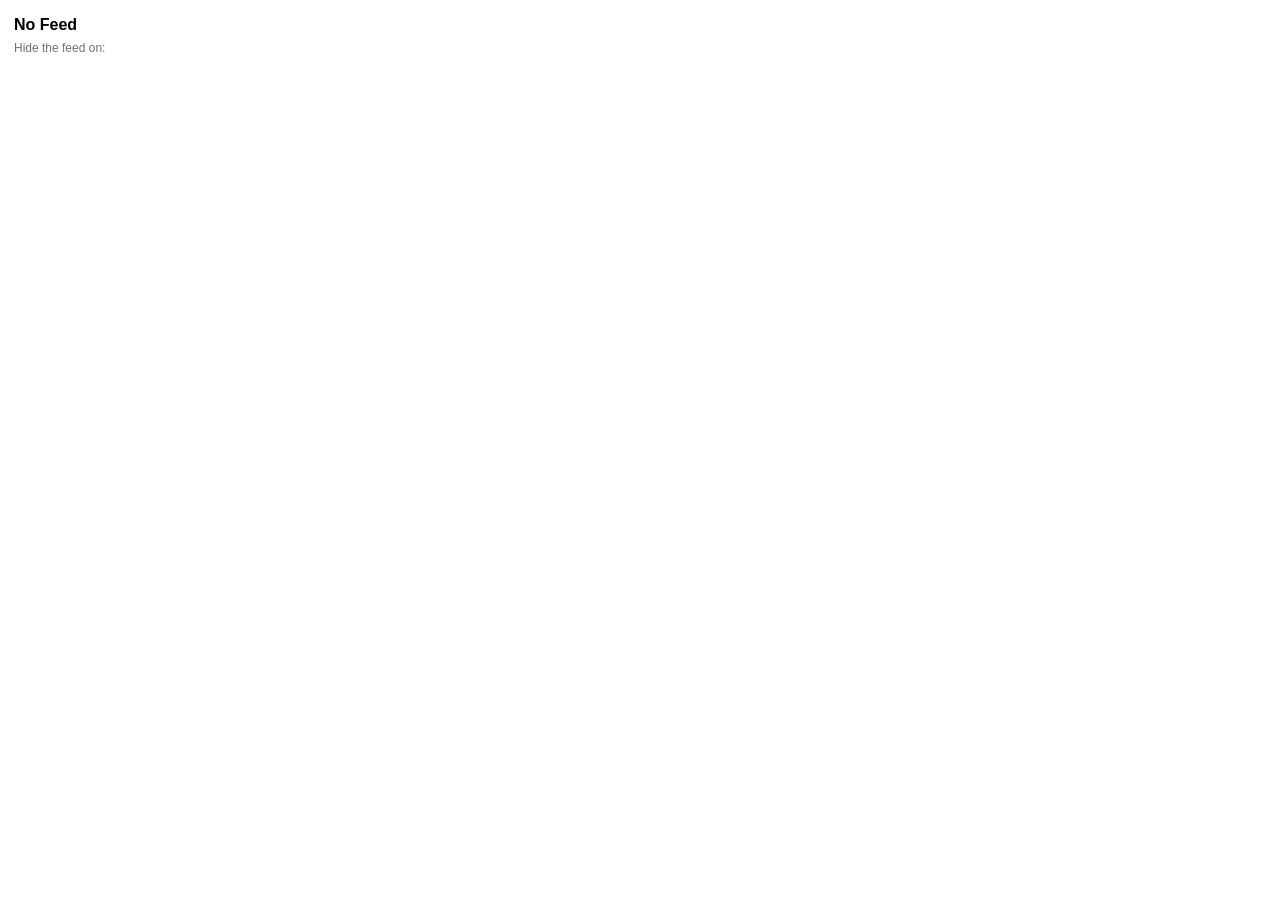
<file: no-feed-extension/popup.html>
<!doctype html>
<html>
<head>
  <meta charset="utf-8">
  <style>
    body { width: 240px; margin: 0; padding: 14px; font: 14px/1.4 -apple-system, BlinkMacSystemFont, "Segoe UI", Roboto, sans-serif; }
    h1 { font-size: 16px; margin: 0 0 4px; }
    p { margin: 0 0 12px; color: #6b7280; font-size: 12px; }
    label { display: flex; align-items: center; gap: 8px; padding: 6px 0; cursor: pointer; }
  </style>
</head>
<body>
  <h1>No Feed</h1>
  <p>Hide the feed on:</p>
  <div id="sites"></div>
  <script src="sites.js"></script>
  <script src="popup.js"></script>
</body>
</html>
</file>
<file: css/customstyles.css>
.profile-img {
    border-radius: 5%;
    width: 100%;
    height: 100%;
    object-fit: cover;
}

a:hover {
    cursor: default;
    color: rgb(30, 48, 243);

}
</file>
<file: css/scratch.css>
* {
    font-family: 'Franklin Gothic Medium', 'Arial Narrow', Arial, sans-serif;
    color: #e8f0ff;
}

body {
    background-color: #0b1324;
    margin: 0;
}

.nav-bar {
    width: 100%;
    padding: 20px;
    background-color: #0f1f38;
    text-align: center;

    a {
        padding: 0 20px 0 20px;
    }
}

.main-container {
    background-color: #111d33;
    padding: 20px;
    border: 2px solid #6bb8ff;
    width: 50%;
    margin: auto;
    margin-top: 50px;
    margin-bottom: 200px;
}

iframe {
    width: 100%;
    height: auto;
    aspect-ratio: 1.777;
    margin: 0 20px 20px 0;
}

.tableauPlaceholder, .timg, .tableauViz {
    max-width: 100%;
    height: auto;
}

.footer {
    text-align: center;
    padding: 10px;
    background-color: #0f1f38;
    color: #e8f0ff;
    position: fixed;
    
    bottom: 0;

    width: 100%;

    a {
        text-decoration: none;
    }
}
</file>
